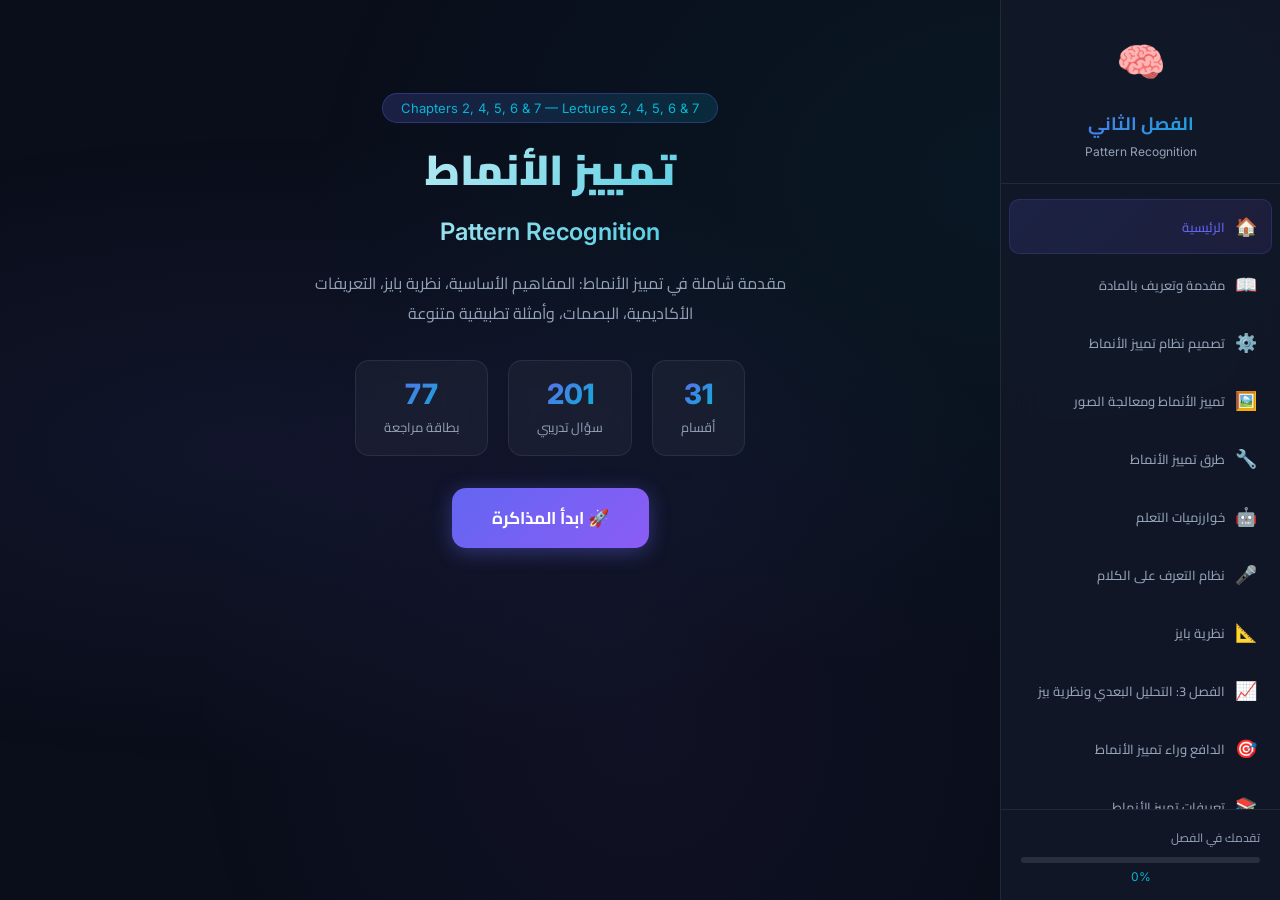
<file: index.html>
<!DOCTYPE html>
<html lang="ar" dir="rtl">
<head>
    <meta charset="UTF-8">
    <meta name="viewport" content="width=device-width, initial-scale=1.0">
    <title>Pattern Recognition - الفصل الثاني | تمييز الأنماط</title>
    <meta name="description" content="تطبيق تفاعلي لدراسة مادة تمييز الأنماط - الفصل الثاني">
    <link href="https://fonts.googleapis.com/css2?family=Cairo:wght@300;400;600;700;800;900&family=Inter:wght@300;400;500;600;700&display=swap" rel="stylesheet">
    <link rel="stylesheet" href="style.css">
</head>
<body>
    <!-- Particles Background -->
    <div class="particles" id="particles"></div>
    
    <!-- Sidebar Navigation -->
    <nav class="sidebar" id="sidebar">
        <div class="sidebar-header">
            <div class="logo-icon">🧠</div>
            <h2>الفصل الثاني</h2>
            <p class="subtitle">Pattern Recognition</p>
        </div>
        <div class="nav-links" id="navLinks"></div>
        <div class="sidebar-footer">
            <div class="progress-container">
                <div class="progress-label">تقدمك في الفصل</div>
                <div class="progress-bar"><div class="progress-fill" id="progressFill"></div></div>
                <div class="progress-text" id="progressText">0%</div>
            </div>
        </div>
    </nav>

    <!-- Mobile Menu Toggle -->
    <button class="menu-toggle" id="menuToggle">☰</button>

    <!-- Main Content -->
    <main class="main-content" id="mainContent">
        <!-- Hero Section -->
        <section class="hero-section" id="heroSection">
            <div class="hero-badge">Chapters 2, 4, 5, 6 & 7 — Lectures 2, 4, 5, 6 & 7</div>
            <h1 class="hero-title">تمييز الأنماط<br><span class="en-title">Pattern Recognition</span></h1>
            <p class="hero-desc">مقدمة شاملة في تمييز الأنماط: المفاهيم الأساسية، نظرية بايز، التعريفات الأكاديمية، البصمات، وأمثلة تطبيقية متنوعة</p>
            <div class="hero-stats">
                <div class="stat-card"><div class="stat-num">31</div><div class="stat-label">أقسام</div></div>
                <div class="stat-card"><div class="stat-num">201</div><div class="stat-label">سؤال تدريبي</div></div>
                <div class="stat-card"><div class="stat-num">77</div><div class="stat-label">بطاقة مراجعة</div></div>
            </div>
            <button class="btn-start" onclick="navigateTo('section-1')">🚀 ابدأ المذاكرة</button>
        </section>

        <!-- Content Sections Container -->
        <div id="sectionsContainer"></div>

        <!-- Quiz Section -->
        <section class="content-section" id="quizSection" style="display:none;">
            <div class="section-header">
                <span class="section-icon">📝</span>
                <h2>اختبار شامل - الفصل الثاني</h2>
            </div>
            <div id="quizContainer"></div>
        </section>

        <!-- Flashcards Section -->
        <section class="content-section" id="flashcardsSection" style="display:none;">
            <div class="section-header">
                <span class="section-icon">🎴</span>
                <h2>بطاقات المراجعة السريعة</h2>
            </div>
            <div class="flashcard-controls">
                <button class="btn-flash" onclick="prevCard()">→ السابق</button>
                <span id="cardCounter">1 / 20</span>
                <button class="btn-flash" onclick="nextCard()">التالي ←</button>
            </div>
            <div class="flashcard" id="flashcard" onclick="flipCard()">
                <div class="flashcard-inner" id="flashcardInner">
                    <div class="flashcard-front" id="flashFront"></div>
                    <div class="flashcard-back" id="flashBack"></div>
                </div>
            </div>
            <p class="flip-hint">👆 اضغط على البطاقة لقلبها</p>
        </section>
    </main>

    <script src="data.js"></script>
    <script src="app.js"></script>
</body>
</html>
</file>
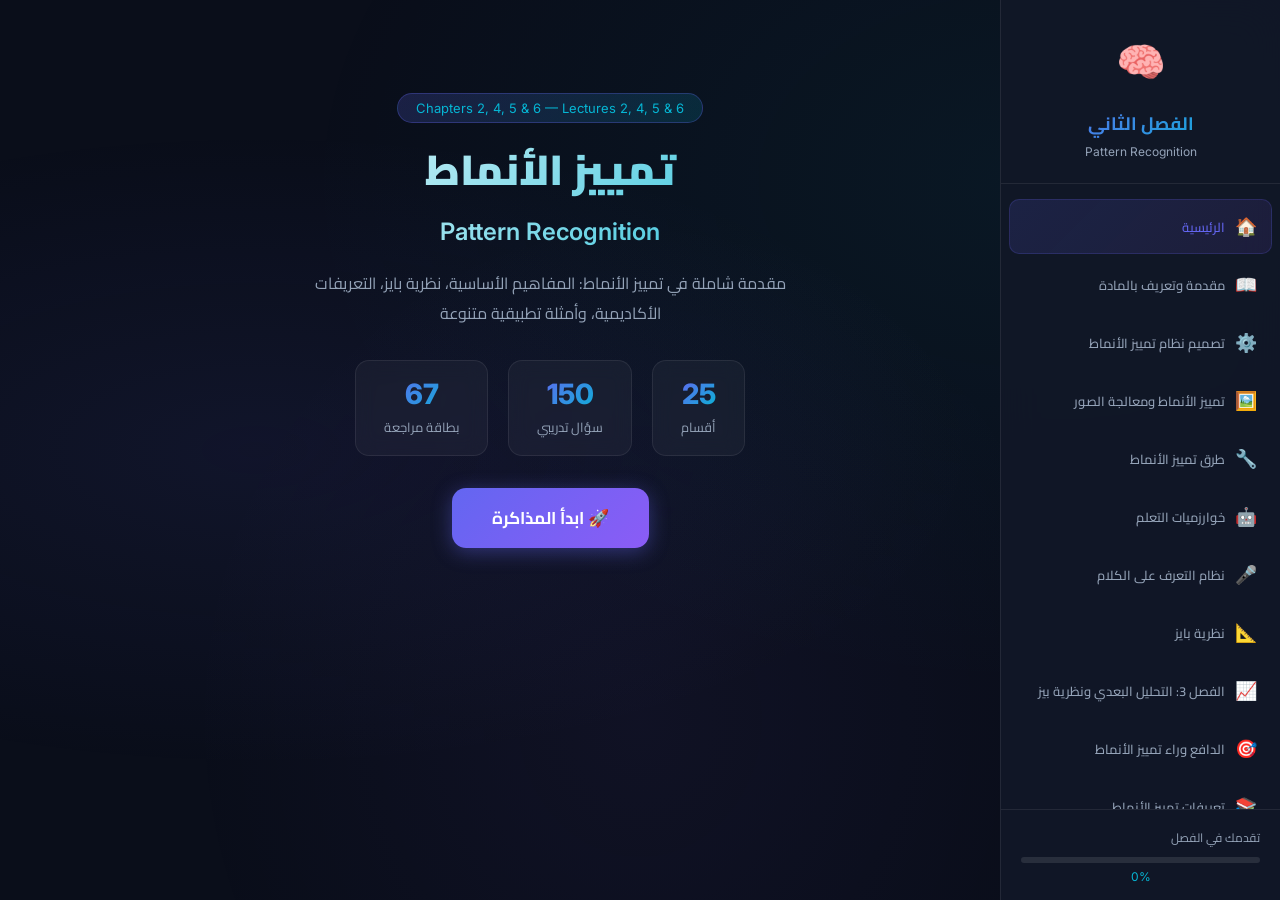
<file: app/index.html>
<!DOCTYPE html>
<html lang="ar" dir="rtl">
<head>
    <meta charset="UTF-8">
    <meta name="viewport" content="width=device-width, initial-scale=1.0">
    <title>Pattern Recognition - الفصل الثاني | تمييز الأنماط</title>
    <meta name="description" content="تطبيق تفاعلي لدراسة مادة تمييز الأنماط - الفصل الثاني">
    <link href="https://fonts.googleapis.com/css2?family=Cairo:wght@300;400;600;700;800;900&family=Inter:wght@300;400;500;600;700&display=swap" rel="stylesheet">
    <link rel="stylesheet" href="style.css">
</head>
<body>
    <!-- Particles Background -->
    <div class="particles" id="particles"></div>
    
    <!-- Sidebar Navigation -->
    <nav class="sidebar" id="sidebar">
        <div class="sidebar-header">
            <div class="logo-icon">🧠</div>
            <h2>الفصل الثاني</h2>
            <p class="subtitle">Pattern Recognition</p>
        </div>
        <div class="nav-links" id="navLinks"></div>
        <div class="sidebar-footer">
            <div class="progress-container">
                <div class="progress-label">تقدمك في الفصل</div>
                <div class="progress-bar"><div class="progress-fill" id="progressFill"></div></div>
                <div class="progress-text" id="progressText">0%</div>
            </div>
        </div>
    </nav>

    <!-- Mobile Menu Toggle -->
    <button class="menu-toggle" id="menuToggle">☰</button>

    <!-- Main Content -->
    <main class="main-content" id="mainContent">
        <!-- Hero Section -->
        <section class="hero-section" id="heroSection">
            <div class="hero-badge">Chapters 2, 4, 5 & 6 — Lectures 2, 4, 5 & 6</div>
            <h1 class="hero-title">تمييز الأنماط<br><span class="en-title">Pattern Recognition</span></h1>
            <p class="hero-desc">مقدمة شاملة في تمييز الأنماط: المفاهيم الأساسية، نظرية بايز، التعريفات الأكاديمية، وأمثلة تطبيقية متنوعة</p>
            <div class="hero-stats">
                <div class="stat-card"><div class="stat-num">25</div><div class="stat-label">أقسام</div></div>
                <div class="stat-card"><div class="stat-num">150</div><div class="stat-label">سؤال تدريبي</div></div>
                <div class="stat-card"><div class="stat-num">67</div><div class="stat-label">بطاقة مراجعة</div></div>
            </div>
            <button class="btn-start" onclick="navigateTo('section-1')">🚀 ابدأ المذاكرة</button>
        </section>

        <!-- Content Sections Container -->
        <div id="sectionsContainer"></div>

        <!-- Quiz Section -->
        <section class="content-section" id="quizSection" style="display:none;">
            <div class="section-header">
                <span class="section-icon">📝</span>
                <h2>اختبار شامل - الفصل الثاني</h2>
            </div>
            <div id="quizContainer"></div>
        </section>

        <!-- Flashcards Section -->
        <section class="content-section" id="flashcardsSection" style="display:none;">
            <div class="section-header">
                <span class="section-icon">🎴</span>
                <h2>بطاقات المراجعة السريعة</h2>
            </div>
            <div class="flashcard-controls">
                <button class="btn-flash" onclick="prevCard()">→ السابق</button>
                <span id="cardCounter">1 / 20</span>
                <button class="btn-flash" onclick="nextCard()">التالي ←</button>
            </div>
            <div class="flashcard" id="flashcard" onclick="flipCard()">
                <div class="flashcard-inner" id="flashcardInner">
                    <div class="flashcard-front" id="flashFront"></div>
                    <div class="flashcard-back" id="flashBack"></div>
                </div>
            </div>
            <p class="flip-hint">👆 اضغط على البطاقة لقلبها</p>
        </section>
    </main>

    <script src="data.js"></script>
    <script src="app.js"></script>
</body>
</html>
</file>
<file: style.css>
/* ===== CSS Variables & Reset ===== */
:root {
    --bg-primary: #0a0e1a;
    --bg-secondary: #111827;
    --bg-card: rgba(17, 24, 39, 0.8);
    --bg-glass: rgba(255,255,255,0.04);
    --accent: #6366f1;
    --accent2: #8b5cf6;
    --accent3: #06b6d4;
    --green: #10b981;
    --red: #ef4444;
    --yellow: #f59e0b;
    --text: #f1f5f9;
    --text-dim: #94a3b8;
    --border: rgba(255,255,255,0.08);
    --shadow: 0 8px 32px rgba(0,0,0,0.4);
    --radius: 16px;
    --sidebar-w: 280px;
}

* { margin:0; padding:0; box-sizing:border-box; }

body {
    font-family: 'Cairo', sans-serif;
    background: var(--bg-primary);
    color: var(--text);
    min-height: 100vh;
    overflow-x: hidden;
}

/* ===== Particles ===== */
.particles {
    position: fixed; top:0; left:0; width:100%; height:100%;
    pointer-events: none; z-index: 0;
    background: radial-gradient(ellipse at 20% 50%, rgba(99,102,241,0.08) 0%, transparent 50%),
                radial-gradient(ellipse at 80% 20%, rgba(6,182,212,0.06) 0%, transparent 50%),
                radial-gradient(ellipse at 50% 80%, rgba(139,92,246,0.05) 0%, transparent 50%);
}

/* ===== Scrollbar ===== */
::-webkit-scrollbar { width: 6px; }
::-webkit-scrollbar-track { background: var(--bg-primary); }
::-webkit-scrollbar-thumb { background: var(--accent); border-radius: 3px; }

/* ===== Sidebar ===== */
.sidebar {
    position: fixed; right:0; top:0; width: var(--sidebar-w); height:100vh;
    background: rgba(17,24,39,0.95); backdrop-filter: blur(20px);
    border-left: 1px solid var(--border);
    display: flex; flex-direction: column;
    z-index: 100; transition: transform 0.3s;
    overflow-y: auto;
}

.sidebar-header {
    padding: 24px 20px; text-align: center;
    border-bottom: 1px solid var(--border);
}

.logo-icon { font-size: 40px; margin-bottom: 8px; }

.sidebar-header h2 {
    font-size: 18px; font-weight: 700;
    background: linear-gradient(135deg, var(--accent), var(--accent3));
    -webkit-background-clip: text; -webkit-text-fill-color: transparent;
}

.subtitle { font-size: 12px; color: var(--text-dim); margin-top: 4px; font-family:'Inter',sans-serif; }

.nav-links { flex:1; padding: 12px 8px; overflow-y: auto; }

.nav-item {
    display: flex; align-items: center; gap: 10px;
    padding: 10px 14px; margin: 3px 0;
    border-radius: 10px; cursor: pointer;
    font-size: 13px; font-weight: 500;
    transition: all 0.2s; color: var(--text-dim);
    border: 1px solid transparent;
}

.nav-item:hover { background: var(--bg-glass); color: var(--text); }
.nav-item.active {
    background: linear-gradient(135deg, rgba(99,102,241,0.15), rgba(139,92,246,0.1));
    color: var(--accent); border-color: rgba(99,102,241,0.2);
}
.nav-item .nav-icon { font-size: 18px; flex-shrink: 0; }
.nav-item .check { margin-right: auto; font-size: 14px; color: var(--green); }

.sidebar-footer { padding: 16px 20px; border-top: 1px solid var(--border); }

.progress-label { font-size: 12px; color: var(--text-dim); margin-bottom: 8px; }
.progress-bar {
    height: 6px; background: rgba(255,255,255,0.1); border-radius: 3px; overflow: hidden;
}
.progress-fill {
    height: 100%; width: 0; border-radius: 3px;
    background: linear-gradient(90deg, var(--accent), var(--accent3));
    transition: width 0.5s ease;
}
.progress-text { font-size: 12px; color: var(--accent3); margin-top: 6px; text-align: center; font-family:'Inter'; }

/* ===== Menu Toggle ===== */
.menu-toggle {
    display: none; position: fixed; top: 16px; right: 16px;
    z-index: 200; background: var(--accent); color: #fff;
    border: none; width: 44px; height: 44px; border-radius: 12px;
    font-size: 22px; cursor: pointer;
}

/* ===== Main Content ===== */
.main-content {
    margin-right: var(--sidebar-w); padding: 32px 40px;
    max-width: 900px; position: relative; z-index: 1;
}

/* ===== Hero ===== */
.hero-section {
    text-align: center; padding: 60px 20px 40px;
    animation: fadeUp 0.8s ease;
}

@keyframes fadeUp {
    from { opacity:0; transform: translateY(30px); }
    to { opacity:1; transform: translateY(0); }
}

.hero-badge {
    display: inline-block; padding: 6px 18px;
    background: linear-gradient(135deg, rgba(99,102,241,0.2), rgba(6,182,212,0.15));
    border: 1px solid rgba(99,102,241,0.3); border-radius: 20px;
    font-size: 13px; color: var(--accent3); margin-bottom: 20px;
    font-family: 'Inter';
}

.hero-title {
    font-size: 42px; font-weight: 900; line-height: 1.3;
    background: linear-gradient(135deg, #fff, var(--accent3));
    -webkit-background-clip: text; -webkit-text-fill-color: transparent;
}

.en-title { font-family:'Inter'; font-size: 24px; font-weight: 600; }

.hero-desc { color: var(--text-dim); font-size: 16px; margin-top: 16px; max-width: 500px; margin-inline: auto; }

.hero-stats {
    display: flex; justify-content: center; gap: 20px;
    margin: 32px 0;
}

.stat-card {
    background: var(--bg-glass); border: 1px solid var(--border);
    padding: 16px 28px; border-radius: 14px;
    backdrop-filter: blur(10px);
}

.stat-num {
    font-size: 28px; font-weight: 800; font-family:'Inter';
    background: linear-gradient(135deg, var(--accent), var(--accent3));
    -webkit-background-clip: text; -webkit-text-fill-color: transparent;
}

.stat-label { font-size: 13px; color: var(--text-dim); margin-top: 4px; }

.btn-start {
    padding: 14px 40px; font-size: 17px; font-weight: 700;
    background: linear-gradient(135deg, var(--accent), var(--accent2));
    color: #fff; border: none; border-radius: 14px; cursor: pointer;
    font-family: 'Cairo'; transition: all 0.3s;
    box-shadow: 0 4px 20px rgba(99,102,241,0.4);
}

.btn-start:hover { transform: translateY(-2px); box-shadow: 0 8px 30px rgba(99,102,241,0.5); }

/* ===== Content Section ===== */
.content-section {
    background: var(--bg-card); border: 1px solid var(--border);
    border-radius: var(--radius); padding: 32px;
    margin-bottom: 24px; backdrop-filter: blur(10px);
    animation: fadeUp 0.6s ease;
}

.section-header {
    display: flex; align-items: center; gap: 14px;
    margin-bottom: 24px; padding-bottom: 16px;
    border-bottom: 1px solid var(--border);
}

.section-icon { font-size: 32px; }

.section-header h2 {
    font-size: 22px; font-weight: 700;
    background: linear-gradient(135deg, var(--text), var(--accent3));
    -webkit-background-clip: text; -webkit-text-fill-color: transparent;
}

.section-header .en-sub { font-family:'Inter'; font-size: 14px; color: var(--text-dim); font-weight: 400; display: block; margin-top: 2px; }

/* ===== Lesson Cards ===== */
.lesson-card {
    background: var(--bg-glass); border: 1px solid var(--border);
    border-radius: 14px; padding: 24px; margin-bottom: 16px;
    transition: all 0.3s;
}

.lesson-card:hover { border-color: rgba(99,102,241,0.3); transform: translateX(4px); }

.lesson-card h3 { font-size: 17px; font-weight: 700; color: var(--accent3); margin-bottom: 10px; }
.lesson-card .en-term { font-family:'Inter'; color: var(--accent); font-size: 13px; font-weight: 500; }

.lesson-card p { font-size: 15px; line-height: 1.8; color: var(--text-dim); margin-top: 8px; }

.key-point {
    background: linear-gradient(135deg, rgba(99,102,241,0.08), rgba(6,182,212,0.06));
    border-right: 3px solid var(--accent);
    padding: 14px 18px; border-radius: 0 10px 10px 0;
    margin: 12px 0; font-size: 14px;
}

.key-point strong { color: var(--accent3); }

.example-box {
    background: rgba(16,185,129,0.06);
    border: 1px solid rgba(16,185,129,0.15);
    border-radius: 12px; padding: 16px; margin: 12px 0;
}

.example-box .ex-title { color: var(--green); font-weight: 700; font-size: 14px; margin-bottom: 6px; }
.example-box p { font-size: 14px; color: var(--text-dim); line-height: 1.7; }

.steps-list { list-style: none; padding: 0; margin: 12px 0; }
.steps-list li {
    display: flex; align-items: flex-start; gap: 10px;
    padding: 8px 0; font-size: 14px; color: var(--text-dim);
}
.steps-list .step-num {
    width: 26px; height: 26px; border-radius: 50%;
    background: linear-gradient(135deg, var(--accent), var(--accent2));
    color: #fff; display: flex; align-items: center; justify-content: center;
    font-size: 12px; font-weight: 700; flex-shrink: 0; font-family:'Inter';
}

.formula-box {
    background: rgba(139,92,246,0.08);
    border: 1px solid rgba(139,92,246,0.2);
    border-radius: 12px; padding: 20px; margin: 16px 0;
    text-align: center; font-family: 'Inter'; font-size: 18px; font-weight: 600;
    color: var(--accent2); letter-spacing: 1px;
}

/* ===== Section Quiz ===== */
.section-quiz {
    margin-top: 24px; padding-top: 20px;
    border-top: 1px solid var(--border);
}

.section-quiz h3 { font-size: 18px; font-weight: 700; color: var(--yellow); margin-bottom: 16px; }

.quiz-q {
    background: var(--bg-glass); border: 1px solid var(--border);
    border-radius: 12px; padding: 20px; margin-bottom: 14px;
}

.quiz-q .q-difficulty {
    display: inline-block; padding: 2px 10px; border-radius: 6px;
    font-size: 11px; font-weight: 600; margin-bottom: 8px;
}

.q-easy { background: rgba(16,185,129,0.15); color: var(--green); }
.q-medium { background: rgba(245,158,11,0.15); color: var(--yellow); }
.q-hard { background: rgba(239,68,68,0.15); color: var(--red); }

.quiz-q .q-text { font-size: 15px; font-weight: 600; margin-bottom: 12px; }

.q-options { list-style: none; padding: 0; }

.q-option {
    display: block; width: 100%; text-align: right;
    padding: 10px 16px; margin: 6px 0;
    background: rgba(255,255,255,0.03); border: 1px solid var(--border);
    border-radius: 10px; color: var(--text-dim); font-size: 14px;
    cursor: pointer; transition: all 0.2s; font-family: 'Cairo';
}

.q-option:hover { border-color: var(--accent); color: var(--text); background: rgba(99,102,241,0.05); }
.q-option.correct { background: rgba(16,185,129,0.12); border-color: var(--green); color: var(--green); }
.q-option.wrong { background: rgba(239,68,68,0.1); border-color: var(--red); color: var(--red); }
.q-option.disabled { pointer-events: none; }

.q-explanation {
    display: none; margin-top: 10px; padding: 12px;
    background: rgba(6,182,212,0.06); border-radius: 8px;
    font-size: 13px; color: var(--accent3); line-height: 1.7;
}

.q-explanation.show { display: block; }

/* ===== Mark Complete Button ===== */
.btn-complete {
    display: block; width: 100%; padding: 14px;
    margin-top: 20px; font-size: 16px; font-weight: 700;
    background: linear-gradient(135deg, var(--green), #059669);
    color: #fff; border: none; border-radius: 12px;
    cursor: pointer; font-family: 'Cairo'; transition: all 0.3s;
}

.btn-complete:hover { transform: translateY(-2px); box-shadow: 0 6px 20px rgba(16,185,129,0.4); }
.btn-complete.completed { background: var(--bg-glass); color: var(--green); border: 1px solid var(--green); }

/* ===== Flashcards ===== */
.flashcard-controls {
    display: flex; align-items: center; justify-content: center;
    gap: 20px; margin-bottom: 24px;
}

.btn-flash {
    padding: 8px 20px; background: var(--bg-glass);
    border: 1px solid var(--border); color: var(--text);
    border-radius: 10px; cursor: pointer; font-family:'Cairo';
    font-size: 14px; transition: all 0.2s;
}

.btn-flash:hover { border-color: var(--accent); }

#cardCounter { font-family:'Inter'; color: var(--text-dim); font-size: 14px; }

.flashcard {
    width: 100%; max-width: 500px; height: 280px;
    margin: 0 auto; perspective: 1000px; cursor: pointer;
}

.flashcard-inner {
    width: 100%; height: 100%; position: relative;
    transition: transform 0.6s; transform-style: preserve-3d;
}

.flashcard-inner.flipped { transform: rotateY(180deg); }

.flashcard-front, .flashcard-back {
    position: absolute; width: 100%; height: 100%;
    backface-visibility: hidden; border-radius: var(--radius);
    display: flex; align-items: center; justify-content: center;
    padding: 32px; text-align: center; font-size: 18px; line-height: 1.7;
}

.flashcard-front {
    background: linear-gradient(135deg, rgba(99,102,241,0.15), rgba(139,92,246,0.1));
    border: 1px solid rgba(99,102,241,0.3); color: var(--text); font-weight: 700;
}

.flashcard-back {
    background: linear-gradient(135deg, rgba(6,182,212,0.12), rgba(16,185,129,0.08));
    border: 1px solid rgba(6,182,212,0.3); color: var(--accent3);
    transform: rotateY(180deg); font-size: 15px;
}

.flip-hint { text-align:center; color: var(--text-dim); font-size: 13px; margin-top: 16px; }

/* ===== Comparison Table ===== */
.compare-table {
    width: 100%; border-collapse: collapse; margin: 16px 0;
    font-size: 14px;
}

.compare-table th {
    background: rgba(99,102,241,0.12); color: var(--accent);
    padding: 12px; text-align: right; font-weight: 700;
    border: 1px solid var(--border);
}

.compare-table td {
    padding: 10px 12px; border: 1px solid var(--border);
    color: var(--text-dim); line-height: 1.6;
}

.compare-table tr:hover td { background: var(--bg-glass); }

/* ===== Responsive ===== */
@media (max-width: 768px) {
    .sidebar { transform: translateX(100%); width: 260px; }
    .sidebar.open { transform: translateX(0); }
    .menu-toggle { display: block; }
    .main-content { margin-right: 0; padding: 20px 16px; }
    .hero-title { font-size: 28px; }
    .en-title { font-size: 18px; }
    .hero-stats { flex-wrap: wrap; }
    .content-section { padding: 20px; }
}

/* ===== Animations ===== */
@keyframes pulse { 0%,100%{opacity:1} 50%{opacity:0.6} }
.pulse { animation: pulse 2s infinite; }
</file>
<file: app/style.css>
/* ===== CSS Variables & Reset ===== */
:root {
    --bg-primary: #0a0e1a;
    --bg-secondary: #111827;
    --bg-card: rgba(17, 24, 39, 0.8);
    --bg-glass: rgba(255,255,255,0.04);
    --accent: #6366f1;
    --accent2: #8b5cf6;
    --accent3: #06b6d4;
    --green: #10b981;
    --red: #ef4444;
    --yellow: #f59e0b;
    --text: #f1f5f9;
    --text-dim: #94a3b8;
    --border: rgba(255,255,255,0.08);
    --shadow: 0 8px 32px rgba(0,0,0,0.4);
    --radius: 16px;
    --sidebar-w: 280px;
}

* { margin:0; padding:0; box-sizing:border-box; }

body {
    font-family: 'Cairo', sans-serif;
    background: var(--bg-primary);
    color: var(--text);
    min-height: 100vh;
    overflow-x: hidden;
}

/* ===== Particles ===== */
.particles {
    position: fixed; top:0; left:0; width:100%; height:100%;
    pointer-events: none; z-index: 0;
    background: radial-gradient(ellipse at 20% 50%, rgba(99,102,241,0.08) 0%, transparent 50%),
                radial-gradient(ellipse at 80% 20%, rgba(6,182,212,0.06) 0%, transparent 50%),
                radial-gradient(ellipse at 50% 80%, rgba(139,92,246,0.05) 0%, transparent 50%);
}

/* ===== Scrollbar ===== */
::-webkit-scrollbar { width: 6px; }
::-webkit-scrollbar-track { background: var(--bg-primary); }
::-webkit-scrollbar-thumb { background: var(--accent); border-radius: 3px; }

/* ===== Sidebar ===== */
.sidebar {
    position: fixed; right:0; top:0; width: var(--sidebar-w); height:100vh;
    background: rgba(17,24,39,0.95); backdrop-filter: blur(20px);
    border-left: 1px solid var(--border);
    display: flex; flex-direction: column;
    z-index: 100; transition: transform 0.3s;
    overflow-y: auto;
}

.sidebar-header {
    padding: 24px 20px; text-align: center;
    border-bottom: 1px solid var(--border);
}

.logo-icon { font-size: 40px; margin-bottom: 8px; }

.sidebar-header h2 {
    font-size: 18px; font-weight: 700;
    background: linear-gradient(135deg, var(--accent), var(--accent3));
    -webkit-background-clip: text; -webkit-text-fill-color: transparent;
}

.subtitle { font-size: 12px; color: var(--text-dim); margin-top: 4px; font-family:'Inter',sans-serif; }

.nav-links { flex:1; padding: 12px 8px; overflow-y: auto; }

.nav-item {
    display: flex; align-items: center; gap: 10px;
    padding: 10px 14px; margin: 3px 0;
    border-radius: 10px; cursor: pointer;
    font-size: 13px; font-weight: 500;
    transition: all 0.2s; color: var(--text-dim);
    border: 1px solid transparent;
}

.nav-item:hover { background: var(--bg-glass); color: var(--text); }
.nav-item.active {
    background: linear-gradient(135deg, rgba(99,102,241,0.15), rgba(139,92,246,0.1));
    color: var(--accent); border-color: rgba(99,102,241,0.2);
}
.nav-item .nav-icon { font-size: 18px; flex-shrink: 0; }
.nav-item .check { margin-right: auto; font-size: 14px; color: var(--green); }

.sidebar-footer { padding: 16px 20px; border-top: 1px solid var(--border); }

.progress-label { font-size: 12px; color: var(--text-dim); margin-bottom: 8px; }
.progress-bar {
    height: 6px; background: rgba(255,255,255,0.1); border-radius: 3px; overflow: hidden;
}
.progress-fill {
    height: 100%; width: 0; border-radius: 3px;
    background: linear-gradient(90deg, var(--accent), var(--accent3));
    transition: width 0.5s ease;
}
.progress-text { font-size: 12px; color: var(--accent3); margin-top: 6px; text-align: center; font-family:'Inter'; }

/* ===== Menu Toggle ===== */
.menu-toggle {
    display: none; position: fixed; top: 16px; right: 16px;
    z-index: 200; background: var(--accent); color: #fff;
    border: none; width: 44px; height: 44px; border-radius: 12px;
    font-size: 22px; cursor: pointer;
}

/* ===== Main Content ===== */
.main-content {
    margin-right: var(--sidebar-w); padding: 32px 40px;
    max-width: 900px; position: relative; z-index: 1;
}

/* ===== Hero ===== */
.hero-section {
    text-align: center; padding: 60px 20px 40px;
    animation: fadeUp 0.8s ease;
}

@keyframes fadeUp {
    from { opacity:0; transform: translateY(30px); }
    to { opacity:1; transform: translateY(0); }
}

.hero-badge {
    display: inline-block; padding: 6px 18px;
    background: linear-gradient(135deg, rgba(99,102,241,0.2), rgba(6,182,212,0.15));
    border: 1px solid rgba(99,102,241,0.3); border-radius: 20px;
    font-size: 13px; color: var(--accent3); margin-bottom: 20px;
    font-family: 'Inter';
}

.hero-title {
    font-size: 42px; font-weight: 900; line-height: 1.3;
    background: linear-gradient(135deg, #fff, var(--accent3));
    -webkit-background-clip: text; -webkit-text-fill-color: transparent;
}

.en-title { font-family:'Inter'; font-size: 24px; font-weight: 600; }

.hero-desc { color: var(--text-dim); font-size: 16px; margin-top: 16px; max-width: 500px; margin-inline: auto; }

.hero-stats {
    display: flex; justify-content: center; gap: 20px;
    margin: 32px 0;
}

.stat-card {
    background: var(--bg-glass); border: 1px solid var(--border);
    padding: 16px 28px; border-radius: 14px;
    backdrop-filter: blur(10px);
}

.stat-num {
    font-size: 28px; font-weight: 800; font-family:'Inter';
    background: linear-gradient(135deg, var(--accent), var(--accent3));
    -webkit-background-clip: text; -webkit-text-fill-color: transparent;
}

.stat-label { font-size: 13px; color: var(--text-dim); margin-top: 4px; }

.btn-start {
    padding: 14px 40px; font-size: 17px; font-weight: 700;
    background: linear-gradient(135deg, var(--accent), var(--accent2));
    color: #fff; border: none; border-radius: 14px; cursor: pointer;
    font-family: 'Cairo'; transition: all 0.3s;
    box-shadow: 0 4px 20px rgba(99,102,241,0.4);
}

.btn-start:hover { transform: translateY(-2px); box-shadow: 0 8px 30px rgba(99,102,241,0.5); }

/* ===== Content Section ===== */
.content-section {
    background: var(--bg-card); border: 1px solid var(--border);
    border-radius: var(--radius); padding: 32px;
    margin-bottom: 24px; backdrop-filter: blur(10px);
    animation: fadeUp 0.6s ease;
}

.section-header {
    display: flex; align-items: center; gap: 14px;
    margin-bottom: 24px; padding-bottom: 16px;
    border-bottom: 1px solid var(--border);
}

.section-icon { font-size: 32px; }

.section-header h2 {
    font-size: 22px; font-weight: 700;
    background: linear-gradient(135deg, var(--text), var(--accent3));
    -webkit-background-clip: text; -webkit-text-fill-color: transparent;
}

.section-header .en-sub { font-family:'Inter'; font-size: 14px; color: var(--text-dim); font-weight: 400; display: block; margin-top: 2px; }

/* ===== Lesson Cards ===== */
.lesson-card {
    background: var(--bg-glass); border: 1px solid var(--border);
    border-radius: 14px; padding: 24px; margin-bottom: 16px;
    transition: all 0.3s;
}

.lesson-card:hover { border-color: rgba(99,102,241,0.3); transform: translateX(4px); }

.lesson-card h3 { font-size: 17px; font-weight: 700; color: var(--accent3); margin-bottom: 10px; }
.lesson-card .en-term { font-family:'Inter'; color: var(--accent); font-size: 13px; font-weight: 500; }

.lesson-card p { font-size: 15px; line-height: 1.8; color: var(--text-dim); margin-top: 8px; }

.key-point {
    background: linear-gradient(135deg, rgba(99,102,241,0.08), rgba(6,182,212,0.06));
    border-right: 3px solid var(--accent);
    padding: 14px 18px; border-radius: 0 10px 10px 0;
    margin: 12px 0; font-size: 14px;
}

.key-point strong { color: var(--accent3); }

.example-box {
    background: rgba(16,185,129,0.06);
    border: 1px solid rgba(16,185,129,0.15);
    border-radius: 12px; padding: 16px; margin: 12px 0;
}

.example-box .ex-title { color: var(--green); font-weight: 700; font-size: 14px; margin-bottom: 6px; }
.example-box p { font-size: 14px; color: var(--text-dim); line-height: 1.7; }

.steps-list { list-style: none; padding: 0; margin: 12px 0; }
.steps-list li {
    display: flex; align-items: flex-start; gap: 10px;
    padding: 8px 0; font-size: 14px; color: var(--text-dim);
}
.steps-list .step-num {
    width: 26px; height: 26px; border-radius: 50%;
    background: linear-gradient(135deg, var(--accent), var(--accent2));
    color: #fff; display: flex; align-items: center; justify-content: center;
    font-size: 12px; font-weight: 700; flex-shrink: 0; font-family:'Inter';
}

.formula-box {
    background: rgba(139,92,246,0.08);
    border: 1px solid rgba(139,92,246,0.2);
    border-radius: 12px; padding: 20px; margin: 16px 0;
    text-align: center; font-family: 'Inter'; font-size: 18px; font-weight: 600;
    color: var(--accent2); letter-spacing: 1px;
}

/* ===== Section Quiz ===== */
.section-quiz {
    margin-top: 24px; padding-top: 20px;
    border-top: 1px solid var(--border);
}

.section-quiz h3 { font-size: 18px; font-weight: 700; color: var(--yellow); margin-bottom: 16px; }

.quiz-q {
    background: var(--bg-glass); border: 1px solid var(--border);
    border-radius: 12px; padding: 20px; margin-bottom: 14px;
}

.quiz-q .q-difficulty {
    display: inline-block; padding: 2px 10px; border-radius: 6px;
    font-size: 11px; font-weight: 600; margin-bottom: 8px;
}

.q-easy { background: rgba(16,185,129,0.15); color: var(--green); }
.q-medium { background: rgba(245,158,11,0.15); color: var(--yellow); }
.q-hard { background: rgba(239,68,68,0.15); color: var(--red); }

.quiz-q .q-text { font-size: 15px; font-weight: 600; margin-bottom: 12px; }

.q-options { list-style: none; padding: 0; }

.q-option {
    display: block; width: 100%; text-align: right;
    padding: 10px 16px; margin: 6px 0;
    background: rgba(255,255,255,0.03); border: 1px solid var(--border);
    border-radius: 10px; color: var(--text-dim); font-size: 14px;
    cursor: pointer; transition: all 0.2s; font-family: 'Cairo';
}

.q-option:hover { border-color: var(--accent); color: var(--text); background: rgba(99,102,241,0.05); }
.q-option.correct { background: rgba(16,185,129,0.12); border-color: var(--green); color: var(--green); }
.q-option.wrong { background: rgba(239,68,68,0.1); border-color: var(--red); color: var(--red); }
.q-option.disabled { pointer-events: none; }

.q-explanation {
    display: none; margin-top: 10px; padding: 12px;
    background: rgba(6,182,212,0.06); border-radius: 8px;
    font-size: 13px; color: var(--accent3); line-height: 1.7;
}

.q-explanation.show { display: block; }

/* ===== Mark Complete Button ===== */
.btn-complete {
    display: block; width: 100%; padding: 14px;
    margin-top: 20px; font-size: 16px; font-weight: 700;
    background: linear-gradient(135deg, var(--green), #059669);
    color: #fff; border: none; border-radius: 12px;
    cursor: pointer; font-family: 'Cairo'; transition: all 0.3s;
}

.btn-complete:hover { transform: translateY(-2px); box-shadow: 0 6px 20px rgba(16,185,129,0.4); }
.btn-complete.completed { background: var(--bg-glass); color: var(--green); border: 1px solid var(--green); }

/* ===== Flashcards ===== */
.flashcard-controls {
    display: flex; align-items: center; justify-content: center;
    gap: 20px; margin-bottom: 24px;
}

.btn-flash {
    padding: 8px 20px; background: var(--bg-glass);
    border: 1px solid var(--border); color: var(--text);
    border-radius: 10px; cursor: pointer; font-family:'Cairo';
    font-size: 14px; transition: all 0.2s;
}

.btn-flash:hover { border-color: var(--accent); }

#cardCounter { font-family:'Inter'; color: var(--text-dim); font-size: 14px; }

.flashcard {
    width: 100%; max-width: 500px; height: 280px;
    margin: 0 auto; perspective: 1000px; cursor: pointer;
}

.flashcard-inner {
    width: 100%; height: 100%; position: relative;
    transition: transform 0.6s; transform-style: preserve-3d;
}

.flashcard-inner.flipped { transform: rotateY(180deg); }

.flashcard-front, .flashcard-back {
    position: absolute; width: 100%; height: 100%;
    backface-visibility: hidden; border-radius: var(--radius);
    display: flex; align-items: center; justify-content: center;
    padding: 32px; text-align: center; font-size: 18px; line-height: 1.7;
}

.flashcard-front {
    background: linear-gradient(135deg, rgba(99,102,241,0.15), rgba(139,92,246,0.1));
    border: 1px solid rgba(99,102,241,0.3); color: var(--text); font-weight: 700;
}

.flashcard-back {
    background: linear-gradient(135deg, rgba(6,182,212,0.12), rgba(16,185,129,0.08));
    border: 1px solid rgba(6,182,212,0.3); color: var(--accent3);
    transform: rotateY(180deg); font-size: 15px;
}

.flip-hint { text-align:center; color: var(--text-dim); font-size: 13px; margin-top: 16px; }

/* ===== Comparison Table ===== */
.compare-table {
    width: 100%; border-collapse: collapse; margin: 16px 0;
    font-size: 14px;
}

.compare-table th {
    background: rgba(99,102,241,0.12); color: var(--accent);
    padding: 12px; text-align: right; font-weight: 700;
    border: 1px solid var(--border);
}

.compare-table td {
    padding: 10px 12px; border: 1px solid var(--border);
    color: var(--text-dim); line-height: 1.6;
}

.compare-table tr:hover td { background: var(--bg-glass); }

/* ===== Responsive ===== */
@media (max-width: 768px) {
    .sidebar { transform: translateX(100%); width: 260px; }
    .sidebar.open { transform: translateX(0); }
    .menu-toggle { display: block; }
    .main-content { margin-right: 0; padding: 20px 16px; }
    .hero-title { font-size: 28px; }
    .en-title { font-size: 18px; }
    .hero-stats { flex-wrap: wrap; }
    .content-section { padding: 20px; }
}

/* ===== Animations ===== */
@keyframes pulse { 0%,100%{opacity:1} 50%{opacity:0.6} }
.pulse { animation: pulse 2s infinite; }
</file>
